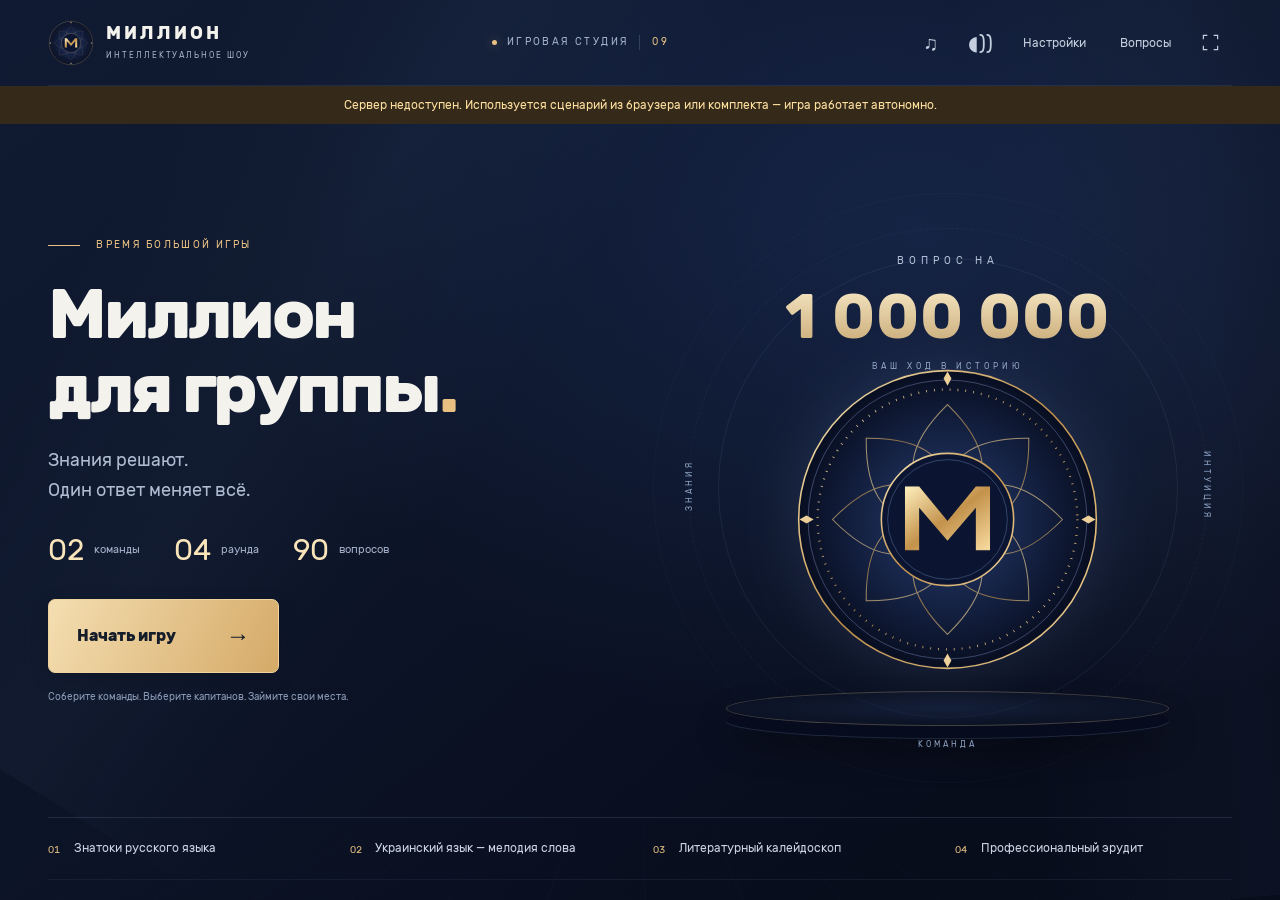
<file: index.html>
<!doctype html><html lang="ru"><head><meta charset="utf-8"><meta name="viewport" content="width=device-width, initial-scale=1"><meta http-equiv="refresh" content="0;url=./public/million/"><title>Миллион для группы — Studio V9</title></head><body><p><a href="./public/million/">Открыть «Миллион для группы»</a></p></body></html>
</file>
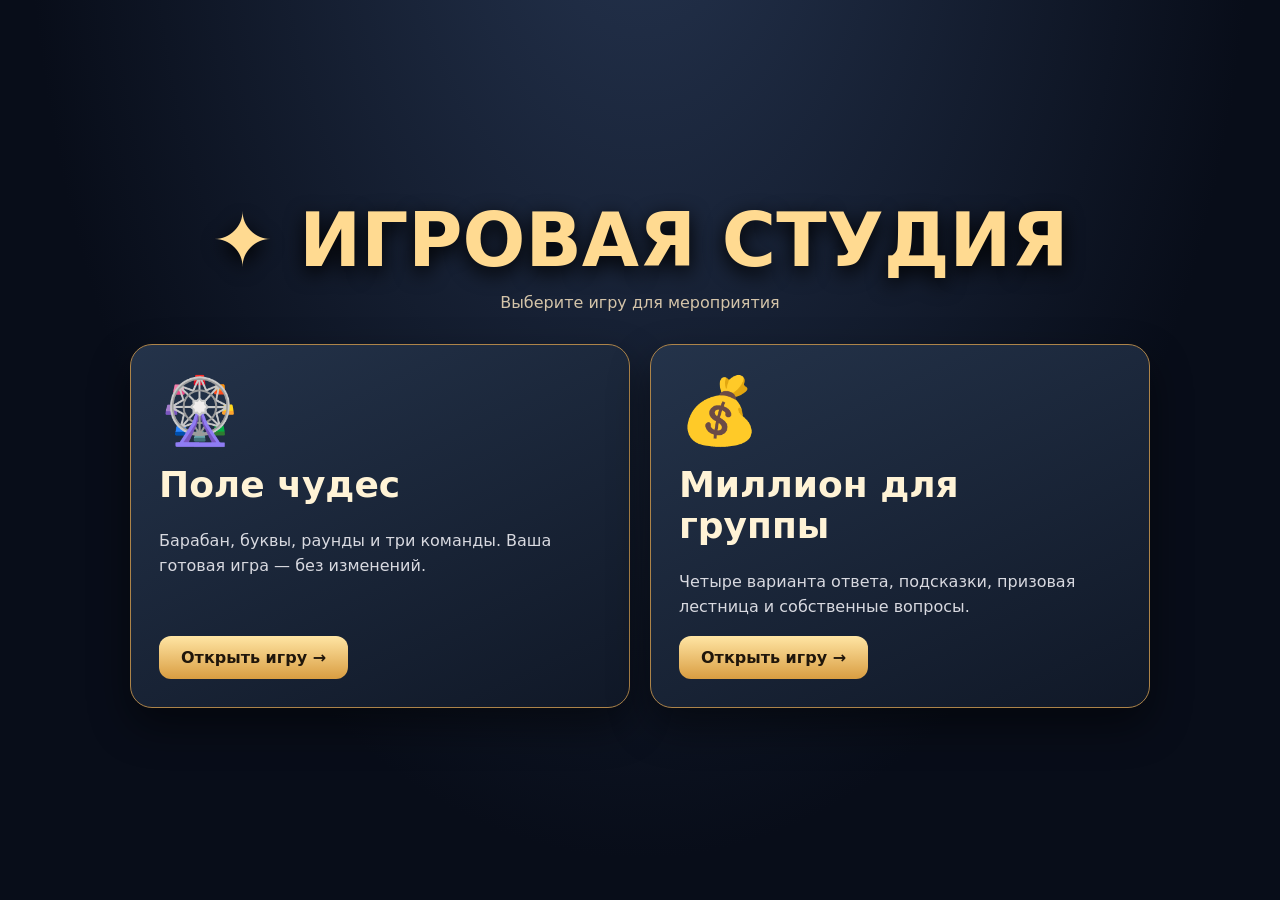
<file: public/index.html>
<!doctype html><html lang="ru"><head><meta charset="utf-8"><meta name="viewport" content="width=device-width,initial-scale=1"><title>Игровая студия · Техникум</title><style>*{box-sizing:border-box}body{margin:0;min-height:100svh;background:radial-gradient(ellipse at 50% -20%,#25344f,#080d19 68%);color:#fff3d6;font-family:system-ui,'Segoe UI',sans-serif;display:grid;place-items:center;padding:25px}main{max-width:1020px;width:100%}h1{font-size:clamp(35px,7vw,74px);margin:5px 0 10px;text-align:center;color:#ffda91;text-shadow:0 6px 20px #000}.sub{text-align:center;color:#d4c4a9;margin:0 0 32px}.cards{display:grid;grid-template-columns:repeat(2,minmax(0,1fr));gap:20px}.card{background:linear-gradient(155deg,#24334a,#101827);border:1px solid #ad8449;border-radius:22px;min-height:310px;padding:28px;display:flex;flex-direction:column;box-shadow:0 18px 40px #0007;text-decoration:none;color:inherit;transition:transform .2s,border-color .2s}.card:hover{transform:translateY(-4px);border-color:#ffe2a0}.emoji{font-size:65px}.card h2{font-size:clamp(23px,3vw,36px);margin:15px 0 8px}.card p{line-height:1.55;color:#d8d9e0;flex:1}.go{display:inline-block;align-self:flex-start;background:linear-gradient(#ffe5a4,#d99d41);padding:12px 22px;border-radius:12px;color:#20160b;font-weight:800}@media(max-width:620px){.cards{grid-template-columns:1fr}.card{min-height:245px;padding:23px}}</style></head><body><main><h1>✦ ИГРОВАЯ СТУДИЯ</h1><p class="sub">Выберите игру для мероприятия</p><div class="cards"><a class="card" href="/pole-chudes/"><div class="emoji">🎡</div><h2>Поле чудес</h2><p>Барабан, буквы, раунды и три команды. Ваша готовая игра — без изменений.</p><span class="go">Открыть игру →</span></a><a class="card" href="/million/"><div class="emoji">💰</div><h2>Миллион для группы</h2><p>Четыре варианта ответа, подсказки, призовая лестница и собственные вопросы.</p><span class="go">Открыть игру →</span></a></div></main></body></html>
</file>
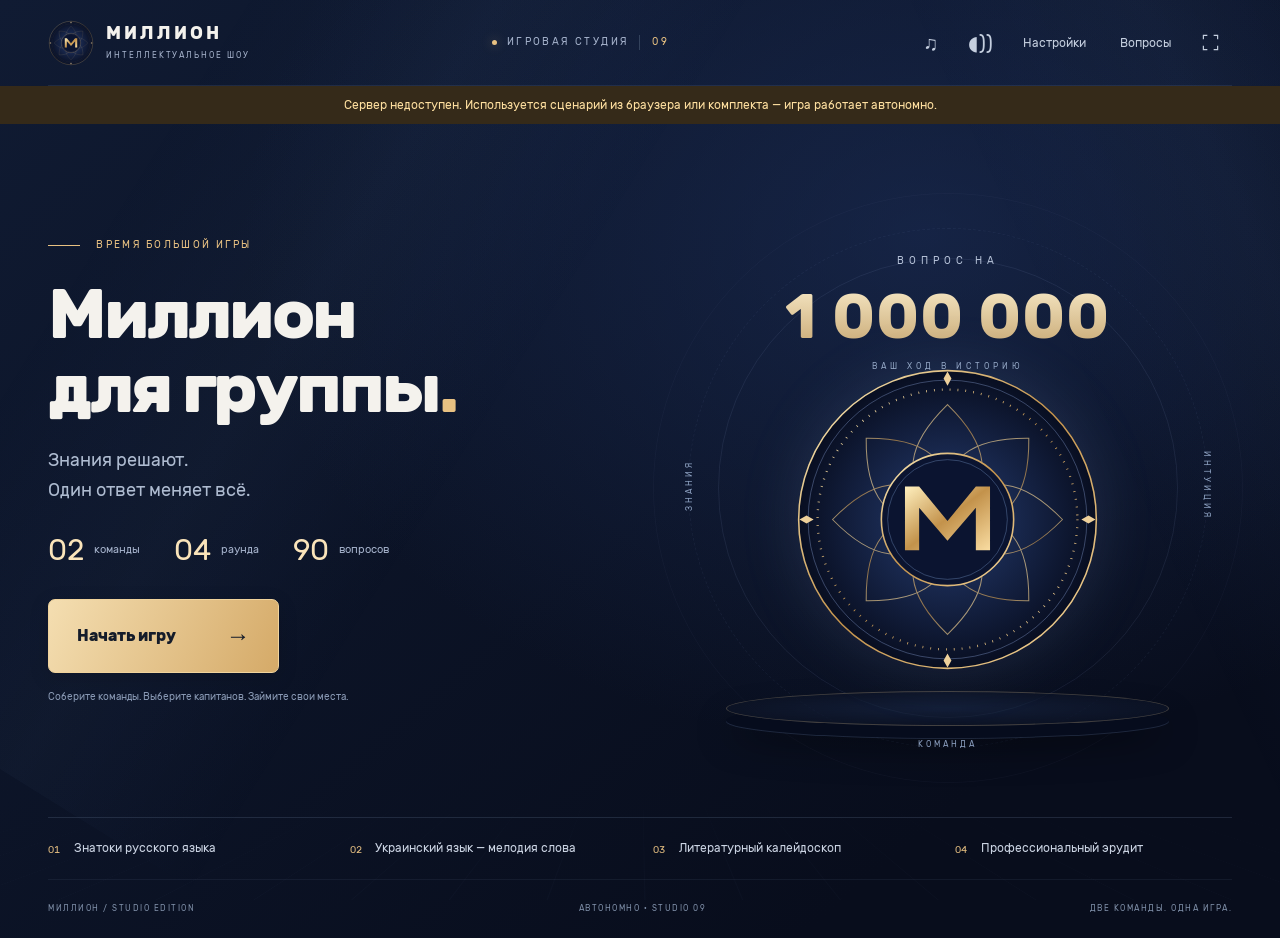
<file: public/million/index.html>
<!doctype html><html lang="ru"><head><meta name="million-api-base" content="https://dirli-server.tail41d437.ts.net/site3">
<meta charset="utf-8"><meta name="viewport" content="width=device-width,initial-scale=1"><meta name="theme-color" content="#080e21"><title>Миллион — игровая студия</title>
<link rel="icon" href="./emblem.svg" type="image/svg+xml"><link rel="stylesheet" href="./studio.css"><script type="module" src="./app.js"></script></head><body>
<div class="studio-lights" aria-hidden="true"><i></i><i></i><div class="floor-grid"></div></div>
<header class="topbar"><a class="brand" href="./" aria-label="Все игры"><img src="./emblem.svg" alt=""><span>МИЛЛИОН<small>ИНТЕЛЛЕКТУАЛЬНОЕ ШОУ</small></span></a><span class="studio-tag"><i></i> ИГРОВАЯ СТУДИЯ <b>09</b></span><nav aria-label="Управление"><button class="icon-button" id="musicButton" title="Музыка / пауза" aria-label="Музыка / пауза">♫</button><button class="icon-button" id="muteButton" title="Весь звук · S" aria-label="Отключить звук">◖))</button><button class="nav-button" id="settingsButton">Настройки</button><button class="nav-button" id="editorButton">Вопросы</button><button class="icon-button" id="fullscreenButton" title="Полный экран · F" aria-label="Полный экран"><svg viewBox="0 0 24 24" aria-hidden="true"><path d="M8 3H3v5m13-5h5v5M3 16v5h5m13-5v5h-5"/></svg></button></nav></header>
<div id="statusBanner" class="status-banner" role="status" hidden></div><main>
<section id="intro" class="intro screen"><div class="intro-copy"><div class="eyebrow"><span class="line"></span> ВРЕМЯ БОЛЬШОЙ ИГРЫ</div><h1 id="introTitle">Миллион<br>для группы<span class="gold-dot">.</span></h1><p class="intro-lead">Знания решают.<br>Один ответ меняет всё.</p><div class="intro-facts"><div><strong>02</strong><span>команды</span></div><div><strong id="roundCount">04</strong><span>раунда</span></div><div><strong id="questionCount">90</strong><span>вопросов</span></div></div><div class="intro-actions"><button id="startButton" class="primary big" disabled>Начать игру <span>→</span></button><button id="resumeButton" class="secondary" hidden>Продолжить игру ↗</button></div><p class="intro-caption" id="introCaption">Соберите команды. Выберите капитанов. Займите свои места.</p></div><div class="intro-art" aria-hidden="true"><div class="orbit orbit-one"></div><div class="orbit orbit-two"></div><div class="orbit orbit-three"></div><div class="art-kicker">ВОПРОС НА</div><div class="million-amount">1 000 000</div><div class="art-sub">ВАШ ХОД В ИСТОРИЮ</div><img class="hero-emblem" src="./emblem.svg" alt=""><div class="stage-plinth"></div><div class="art-coordinate c-one">ЗНАНИЯ</div><div class="art-coordinate c-two">ИНТУИЦИЯ</div><div class="art-coordinate c-three">КОМАНДА</div></div><div class="round-program" id="roundProgram" aria-label="Программа игры"></div></section>
<section id="play" class="screen play" hidden><div class="game-heading"><div><div class="eyebrow" id="roundNumber">РАУНД 01 / 04</div><h2 id="roundName"></h2></div><button class="text-button" id="pauseButton">Ⅱ Пауза</button></div><div class="game-layout"><div class="arena"><div class="teams" id="teams"></div><div class="question-meta"><span id="turnLabel"></span><span id="questionPosition"></span></div><div class="question-shell"><div class="question-content"><span class="question-overline">ВОПРОС ЗНАТОКАМ</span><h3 id="question"></h3></div><span class="edge left-edge"></span><span class="edge right-edge"></span></div><div class="answers" id="answers"></div><div class="verdict" id="verdict" aria-live="polite"></div><div class="control-deck"><div class="lifelines"><span class="deck-label">ПОДСКАЗКИ КОМАНДЫ</span><div><button class="lifeline" id="fiftyButton"><b>50:50</b><span>Два варианта</span></button><button class="lifeline" id="audienceButton"><b class="audience-icon">♙♙♙</b><span>Помощь зала</span></button></div></div><button id="confirmButton" class="primary" disabled>Это окончательный ответ</button><button id="revealButton" class="primary" hidden>Показать ответ →</button><button id="nextButton" class="primary" hidden>Следующий вопрос →</button></div><div class="game-footer"><span><kbd>1–4</kbd> вариант <kbd>Enter</kbd> подтвердить / дальше</span><span id="saveStatus">Ход игры сохраняется</span></div></div><aside class="ladder-panel" aria-label="Призовая лестница"><div class="ladder-top"><span class="eyebrow">ПУТЬ К МИЛЛИОНУ</span><h3 id="ladderTeam"></h3><span id="ladderProgress"></span></div><ol id="ladder" class="ladder"></ol><p class="ladder-note">Лестница текущего раунда.<br>Ошибки не добавляют ступеней.</p></aside></div></section>
<section id="results" class="screen results" hidden><div class="result-crown" aria-hidden="true">♛</div><div class="eyebrow">ФИНАЛЬНЫЙ АККОРД</div><h1 id="winnerTitle"></h1><p id="resultSubtitle"></p><div id="resultCards" class="result-cards"></div><div class="result-table-wrap"><table id="resultTable"></table></div><div class="result-actions"><button id="resultHome" class="primary">В студию →</button><button id="downloadResults" class="secondary">Сохранить результаты</button></div></section></main>
<footer class="studio-footer"><span>МИЛЛИОН / STUDIO EDITION</span><span id="connectionLabel">ПОДГОТОВКА СТУДИИ…</span><span>ДВЕ КОМАНДЫ. ОДНА ИГРА.</span></footer>
<dialog id="settingsDialog" class="modal wide-modal"><div class="modal-header"><div><span class="eyebrow">ПУЛЬТ ВЕДУЩЕГО</span><h2>Настройки студии</h2></div><button class="close-button" data-close aria-label="Закрыть">×</button></div><div class="tabs" role="tablist"><button role="tab" aria-selected="true" data-tab="soundTab">Звук</button><button role="tab" aria-selected="false" data-tab="lookTab">Вид и темп</button><button role="tab" aria-selected="false" data-tab="transferTab">Перенос</button></div>
<div id="soundTab" class="tab-content" role="tabpanel"><div class="slider-row"><label for="musicVolume">Громкость музыки <output id="musicVolumeValue"></output></label><input type="range" id="musicVolume" min="0" max="100"></div><div class="slider-row"><label for="effectsVolume">Громкость эффектов <output id="effectsVolumeValue"></output></label><input type="range" id="effectsVolume" min="0" max="100"></div><p class="muted small-copy">В комплекте — оригинальная музыка этой игры. Для звуков настоящего шоу назначьте свои аудиофайлы нужным событиям. <a href="https://www.madisongaterecords.com/who-wants-be-millionaire-original-television-series-soundtrack" target="_blank" rel="noopener">Официальный саундтрек ↗</a></p><div id="audioCues" class="audio-cues"></div><input id="audioFile" type="file" accept="audio/*,.mp3,.wav,.ogg,.m4a" hidden></div>
<div id="lookTab" class="tab-content" role="tabpanel" hidden><label class="field">Название первой команды<input id="teamOne" maxlength="40"></label><label class="field">Название второй команды<input id="teamTwo" maxlength="40"></label><label class="field">Пауза перед раскрытием ответа<select id="revealDelay"><option value="0">Вручную — раскрывает ведущий</option><option value="2">2 секунды — быстрый темп</option><option value="4">4 секунды — студийный темп</option><option value="7">7 секунд — больше интриги</option></select></label><label class="toggle-row"><span><strong>Свет и анимация</strong><small>Отключите для слабого компьютера или спокойной картинки.</small></span><input type="checkbox" id="motionToggle"></label><label class="toggle-row"><span><strong>Контраст для проектора</strong><small>Ярче текст и границы вариантов ответа.</small></span><input type="checkbox" id="contrastToggle"></label><div class="shortcut-card"><h3>Управление с клавиатуры</h3><p><kbd>1–4</kbd> Выбрать ответ &nbsp; <kbd>Enter</kbd> Подтвердить / следующий</p><p><kbd>R</kbd> Раскрыть принятый ответ &nbsp; <kbd>Esc</kbd> Пауза</p><p><kbd>S</kbd> Весь звук &nbsp; <kbd>F</kbd> Полный экран</p></div></div>
<div id="transferTab" class="tab-content" role="tabpanel" hidden><div class="transfer-card"><span class="transfer-icon">↗</span><h3>Вся студия в одном файле</h3><p>Вопросы, названия команд, ход игры, настройки и загруженные звуки. Экспортируйте комплект, перенесите на Linux и импортируйте здесь.</p><div class="button-row"><button class="primary" id="exportPack">Скачать комплект</button><button class="secondary" id="importPack">Загрузить комплект</button></div><input type="file" id="packFile" accept=".millionpack,application/json" hidden></div><p class="muted small-copy">В автономной версии достаточно перенести всю папку игры вместе с папкой <code>data</code>. Запуск: <code>bash START-LINUX.sh</code>. Нужны Python 3 и браузер, интернет не нужен.</p></div></dialog>
<dialog id="editorDialog" class="modal editor-modal"><div class="modal-header"><div><span class="eyebrow">СЦЕНАРИЙ ВЕЧЕРА</span><h2>Редактор вопросов</h2></div><button class="close-button" data-close aria-label="Закрыть">×</button></div><div class="editor-title"><label class="field">Название игры<input id="gameTitle" maxlength="100"></label><div class="button-row"><button class="secondary" id="loadScenario">Исходные 90</button><button class="secondary" id="exportQuestions">Экспорт JSON</button><button class="secondary" id="importQuestions">Импорт JSON</button><input id="questionsFile" type="file" accept=".json,application/json" hidden></div></div><div class="editor-grid"><div class="question-browser"><input id="questionSearch" type="search" placeholder="Найти вопрос…" aria-label="Поиск вопроса"><div id="questionList"></div><button class="secondary" id="addQuestion">+ Добавить вопрос</button></div><div id="questionForm" class="question-form"></div></div><div class="editor-bottom"><span class="muted small-copy">Проверьте ключи ответов перед мероприятием. Сохранение сценария начинает новую игру.</span><button class="primary" id="saveQuestions">Сохранить сценарий</button></div></dialog>
<dialog id="pauseDialog" class="modal pause-modal"><div class="modal-header"><span class="eyebrow">СТУДИЯ НА ПАУЗЕ</span><button class="close-button" data-close aria-label="Продолжить">×</button></div><h2>Небольшой антракт</h2><p>Ход игры сохранён. Музыка и отсчёт приостановлены.</p><button class="primary" id="continueButton">Продолжить →</button><button class="secondary" id="homeButton">Вернуться в студию</button></dialog>
<dialog id="audienceDialog" class="modal audience-modal"><div class="modal-header"><span class="eyebrow">ПОДСКАЗКА ИСПОЛЬЗОВАНА</span><button class="close-button" data-close aria-label="Закрыть">×</button></div><div class="audience-symbol">♙♙♙</div><h2>Зал, ваше слово!</h2><p id="audienceText"></p><p class="muted">Проголосуйте поднятием рук или обсудите варианты. Окончательное решение остаётся за командой.</p><button class="primary" id="audienceDone">Вернуться к вопросу →</button></dialog>
<dialog id="confirmDialog" class="modal confirm-modal"><div class="modal-header"><span class="eyebrow">ПОДТВЕРЖДЕНИЕ</span></div><h2 id="confirmTitle"></h2><p id="confirmText"></p><div class="button-row"><button id="confirmNo" class="secondary">Отмена</button><button id="confirmYes" class="primary">Продолжить</button></div></dialog>
<div class="transition" id="transition" aria-hidden="true" hidden><span id="transitionOverline"></span><strong id="transitionTitle"></strong><i></i></div><div id="confetti" class="confetti" aria-hidden="true"></div><div id="toast" class="toast" role="status" popover="manual" hidden></div><noscript><p class="status-banner">Для игры включите JavaScript в браузере.</p></noscript></body></html>
</file>
<file: public/million/studio.css>
@font-face{font-family:Rubik;src:url('./fonts/Rubik-Regular.woff') format('woff');font-weight:400;font-display:swap}@font-face{font-family:Rubik;src:url('./fonts/Rubik-Bold.woff') format('woff');font-weight:600 900;font-display:swap}
:root{color-scheme:dark;--bg:#080e21;--gold:#e8c182;--gold2:#fae4ba;--text:#f4f2ed;--muted:#a5b2cb;--line:#33425c;--cyan:#80d8db}*{box-sizing:border-box}html{background:var(--bg);scroll-behavior:smooth}body{margin:0;color:var(--text);font:15px/1.5 Rubik,'Segoe UI',Arial,sans-serif;min-height:100svh;background:radial-gradient(ellipse at 72% 25%,#20356580,transparent 52%),linear-gradient(140deg,#101b33,#080d1c 80%);overflow-x:hidden}[hidden]{display:none!important}button,input,select,textarea{font:inherit}button{color:inherit;cursor:pointer;touch-action:manipulation}button:disabled{cursor:default;opacity:.38}button,a{transition:background .18s,border-color .18s,transform .18s,color .18s}button:focus-visible,a:focus-visible,input:focus-visible,textarea:focus-visible,select:focus-visible{outline:2px solid var(--cyan);outline-offset:4px}a{color:var(--gold);text-decoration:none}a:hover{text-decoration:underline}::selection{background:#cda56b;color:#080e21}h1,h2,h3,p{margin-top:0}h1,h2,h3{line-height:1.16}code,kbd{font:12px/1.5 monospace}kbd{border:1px solid var(--line);border-radius:4px;padding:2px 5px;color:#dce5f7;background:#14213a}input,textarea,select{background:#090f21;border:1px solid #45516a;border-radius:7px;color:var(--text);padding:10px 12px;max-width:100%}input[type=range]{padding:0;accent-color:var(--gold)}input[type=checkbox],input[type=radio]{accent-color:var(--gold);width:20px;height:20px;flex-shrink:0}label{cursor:pointer}
.studio-lights{position:fixed;inset:0;z-index:0;overflow:hidden;pointer-events:none}.studio-lights>i{position:absolute;top:-80%;height:180%;width:35%;background:linear-gradient(90deg,transparent,#97bdff08,transparent);transform:rotate(32deg);left:17%;animation:beam 24s ease-in-out infinite alternate}.studio-lights>i:nth-child(2){left:75%;transform:rotate(-25deg);animation-delay:-12s}.floor-grid{position:absolute;bottom:-190px;left:-20%;width:140%;height:420px;transform:perspective(330px) rotateX(55deg);background:linear-gradient(#7e9cc815 1px,transparent 1px),linear-gradient(90deg,#7e9cc815 1px,transparent 1px);background-size:90px 65px;mask-image:linear-gradient(transparent,#0008)}.topbar,main,.studio-footer{position:relative;z-index:1}.topbar{height:86px;margin:0 auto;width:calc(100% - 96px);max-width:1680px;border-bottom:1px solid #64789430;display:flex;align-items:center;justify-content:space-between;gap:24px}.brand{display:flex;align-items:center;gap:12px;color:var(--text);font-weight:700;font-size:18px;letter-spacing:3px;line-height:1.1}.brand:hover{text-decoration:none}.brand img{width:46px;height:46px}.brand small{display:block;font-size:8px;font-weight:400;letter-spacing:2px;color:var(--muted);margin-top:8px}.studio-tag{font-size:10px;letter-spacing:2.4px;color:var(--muted);display:flex;align-items:center;gap:10px}.studio-tag i{width:5px;height:5px;border-radius:50%;background:var(--gold);box-shadow:0 0 12px #e8c18277}.studio-tag b{border-left:1px solid var(--line);padding-left:12px;color:var(--gold);font-weight:400}.topbar nav{display:flex;gap:8px;align-items:center}.icon-button,.nav-button{background:transparent;border:1px solid transparent;min-height:40px;border-radius:6px;padding:9px 12px;font-size:12px;color:#c5cfdf}.icon-button{font-size:20px;min-width:40px;padding:4px 8px}.icon-button:hover,.nav-button:hover{background:#ffffff08;border-color:var(--line);color:#fff}.icon-button.active{color:var(--gold);border-color:#e8c18244}.icon-button.muted{color:#75849d}.eyebrow{font-size:10px;letter-spacing:2.3px;color:var(--gold);font-weight:400}.line{display:inline-block;width:32px;height:1px;background:var(--gold);vertical-align:middle;margin-right:12px}.primary,.secondary{border-radius:7px;min-height:46px;padding:12px 20px;display:inline-flex;align-items:center;justify-content:center;gap:20px;font-size:13px;font-weight:600;border:1px solid var(--line)}.primary{color:#151c2a;background:linear-gradient(115deg,#f4deb1,#d5aa68);border-color:#f0d39c;box-shadow:0 5px 20px #0002}.primary:hover:not(:disabled){background:#ffe8bd;box-shadow:0 6px 24px #d9ad5c28;transform:translateY(-1px)}.secondary{background:#ffffff04;color:#d6dfef}.secondary:hover:not(:disabled){background:#ffffff0c;border-color:#78869f}.big{font-size:16px;padding:18px 28px;min-height:60px;min-width:230px}.big span{font-size:24px;margin-left:30px}.text-button{border:0;background:transparent;color:var(--muted);padding:8px;font-size:12px}.text-button:hover{color:var(--gold)}.muted{color:var(--muted)}.small-copy{font-size:12px;line-height:1.7}.button-row{display:flex;gap:9px;flex-wrap:wrap}
main{width:calc(100% - 96px);max-width:1584px;margin:0 auto}.intro{min-height:calc(100svh - 144px);display:grid;grid-template-columns:1.03fr 1fr;grid-template-rows:1fr auto;gap:0 30px;align-items:center;padding-top:35px}.intro-copy{padding:20px 0 35px;z-index:2}.intro h1{font-size:clamp(48px,5.5vw,86px);letter-spacing:-3px;margin:24px 0 20px;max-width:650px;text-wrap:balance;line-height:1.06;font-weight:700}.gold-dot{color:var(--gold)}.intro-lead{color:#aebbd0;font-size:18px;line-height:1.65}.intro-facts{display:flex;gap:34px;margin:27px 0 31px}.intro-facts>div{display:flex;align-items:center;gap:10px}.intro-facts strong{font-size:30px;font-weight:400;color:var(--gold2);line-height:1.2}.intro-facts span{font-size:11px;color:var(--muted)}.intro-actions{display:flex;gap:12px;flex-wrap:wrap}.intro-caption{font-size:10px;color:#8a9ab5;margin:17px 0 0;max-width:450px}.intro-art{position:relative;height:510px;display:flex;align-items:center;justify-content:center;flex-direction:column;isolation:isolate}.hero-emblem{width:315px;height:315px;position:absolute;top:138px;z-index:1;filter:drop-shadow(0 0 28px #83a9e126);animation:float 10s ease-in-out infinite}.art-kicker{position:absolute;top:30px;font-size:10px;letter-spacing:5px;color:#b7c3d9}.million-amount{position:absolute;top:49px;font-size:clamp(45px,4.9vw,76px);font-weight:600;letter-spacing:1px;background:linear-gradient(#fff4d5,#bf9c64);background-clip:text;color:transparent;line-height:1.4;white-space:nowrap}.art-sub{position:absolute;top:137px;font-size:8px;letter-spacing:4px;color:#94a7c5;z-index:2}.orbit{position:absolute;width:460px;height:460px;top:34px;border-radius:50%;border:1px solid #8ea5d21c;z-index:-1}.orbit-two{width:520px;height:520px;top:4px;border-style:dashed;opacity:.7;animation:spin 160s linear infinite}.orbit-three{width:590px;height:590px;top:-31px;border-color:#a6b9da0a}.stage-plinth{position:absolute;bottom:8px;width:78%;height:35px;border-radius:50%;border:1px solid #c6b0854a;background:radial-gradient(ellipse,#21345a66,#090e1d);box-shadow:0 12px 0 #060c1d,0 13px 0 #7a95ca33,0 22px 35px #0006}.art-coordinate{font-size:8px;letter-spacing:3px;position:absolute;color:#8ca0c0}.c-one{left:0;top:255px;transform:rotate(-90deg)}.c-two{right:-8px;top:255px;transform:rotate(90deg)}.c-three{bottom:-17px;left:50%;transform:translateX(-50%)}.round-program{grid-column:1/-1;display:grid;grid-template-columns:repeat(4,1fr);border-top:1px solid #64789440;border-bottom:1px solid #64789422;margin:18px 0 0;padding:21px 0;gap:25px}.program-item{display:flex;align-items:flex-start;gap:14px;min-width:0}.program-item span{font-size:10px;color:var(--gold);padding-top:4px;font-variant-numeric:tabular-nums}.program-item strong{font-size:12px;font-weight:400;line-height:1.6;color:#cbd4e3}.studio-footer{display:flex;justify-content:space-between;gap:16px;max-width:1680px;width:calc(100% - 96px);margin:0 auto;min-height:58px;align-items:center;font-size:8px;letter-spacing:1.5px;color:#7f8fa8}.status-banner{position:relative;background:#352a19;color:#ffe0a0;padding:10px 24px;text-align:center;font-size:12px;z-index:3}
.play{padding-top:28px;padding-bottom:10px}.game-heading{display:flex;align-items:center;justify-content:space-between;gap:20px;margin-bottom:21px}.game-heading h2{font-size:22px;letter-spacing:-.4px;margin:7px 0 0}.game-layout{display:grid;grid-template-columns:minmax(0,1fr) 244px;gap:30px}.arena{min-width:0}.teams{display:grid;grid-template-columns:repeat(2,1fr);gap:12px}.team-card{padding:14px 18px;border:1px solid #45516b69;background:#0e182b80;display:grid;grid-template-columns:1fr auto;grid-template-rows:auto auto;column-gap:12px;border-radius:8px;position:relative}.team-card.active{background:linear-gradient(110deg,#263650,#1a263b);border-color:#dcb67499}.team-card.active:before{content:'';position:absolute;left:-1px;top:22%;bottom:22%;width:3px;background:var(--gold);border-radius:2px;box-shadow:0 0 12px #e8c18255}.team-name{font-size:15px;overflow-wrap:anywhere}.team-sub{font-size:9px;color:var(--muted);letter-spacing:1px;margin-top:4px}.team-points{grid-column:2;grid-row:1/3;font-size:32px;line-height:1.4;align-self:center;font-variant-numeric:tabular-nums;color:var(--gold2)}.team-card:not(.active) .team-points{color:#a9b6ce}.hint-dots{color:var(--gold);font-size:9px;letter-spacing:.5px}.spent{opacity:.3;text-decoration:line-through}.question-meta{display:flex;justify-content:space-between;margin:25px 4px 12px;font-size:10px;letter-spacing:1.3px;color:var(--muted);gap:15px}.question-meta span:first-child{color:var(--gold)}.question-shell{position:relative;min-height:180px;display:grid;place-items:center;padding:25px 40px;background:linear-gradient(100deg,#15223b,#1f3154 50%,#14213a);border-top:1px solid #d9c18a88;border-bottom:1px solid #d9c18a88;clip-path:polygon(22px 0,calc(100% - 22px) 0,100% 50%,calc(100% - 22px) 100%,22px 100%,0 50%)}.question-content{text-align:center;min-width:0}.question-overline{display:block;letter-spacing:3px;color:#97abc8;font-size:8px;margin-bottom:14px}.question-shell h3{font-size:clamp(21px,2vw,31px);line-height:1.35;font-weight:600;margin:0;text-wrap:balance;overflow-wrap:anywhere}.edge{position:absolute;top:50%;height:5px;width:5px;background:var(--gold);transform:rotate(45deg)}.left-edge{left:11px}.right-edge{right:11px}.answers{display:grid;grid-template-columns:1fr 1fr;gap:12px;margin-top:19px}.answer{position:relative;min-height:69px;padding:15px 22px;background:linear-gradient(100deg,#101c33,#1c2a46);border:1px solid #52617a;color:var(--text);display:flex;text-align:left;align-items:center;gap:15px;border-radius:5px;isolation:isolate}.answer:before{content:'';height:7px;width:7px;flex-shrink:0;border:1px solid #c0a878;transform:rotate(45deg)}.answer-letter{font-size:18px;font-weight:600;color:var(--gold)}.answer-text{font-size:16px;line-height:1.4;overflow-wrap:anywhere}.answer:hover:not(:disabled){border-color:var(--gold);background:#263c5f;transform:translateY(-1px)}.answer:disabled{opacity:1;cursor:default}.answer.removed{opacity:.2;border-style:dashed}.answer.removed .answer-text{visibility:hidden}.answer.selected{background:linear-gradient(100deg,#cca261,#efd5a1);border-color:#fff0c9;color:#162039;box-shadow:0 0 25px #e4b36418}.answer.selected .answer-letter{color:#14203a}.answer.selected:before{border-color:#263a58}.answer.locked{animation:accepted .9s ease-in-out infinite alternate}.answer.correct{background:linear-gradient(100deg,#164d43,#1e6b53);border-color:#75dbad;box-shadow:0 0 25px #73dfb21a}.answer.correct .answer-letter{color:#9ce7c4}.answer.correct:after{content:'✓';color:#b5f2d2;margin-left:auto;font-size:22px}.answer.wrong{background:#482433;border-color:#d4808c}.answer.wrong:after{content:'×';color:#ffc2c2;margin-left:auto;font-size:22px}.verdict{min-height:48px;display:flex;align-items:center;justify-content:center;text-align:center;color:#b4c3db;font-size:13px;line-height:1.4;padding:10px}.verdict.success{color:#96e9be}.verdict.failure{color:#f7b4b8}.verdict.thinking{color:var(--gold)}.thinking-dot{display:inline-block;width:5px;height:5px;margin-right:10px;background:var(--gold);border-radius:50%;animation:accepted .6s infinite alternate}.control-deck{border-top:1px solid #61729233;padding-top:16px;display:flex;justify-content:space-between;align-items:center;gap:15px}.deck-label{color:#8fa1bc;letter-spacing:1.4px;font-size:8px;display:block;margin-bottom:8px}.lifelines>div{display:flex;gap:8px}.lifeline{border:1px solid #465674;border-radius:6px;background:#15223c;display:flex;align-items:center;gap:9px;min-height:42px;padding:8px 12px;font-size:10px}.lifeline b{color:var(--gold);font-size:15px;font-weight:600}.lifeline:hover:not(:disabled){border-color:var(--gold);background:#263654}.lifeline:disabled{opacity:.3}.lifeline span{color:#bdcce0}.game-footer{display:flex;justify-content:space-between;font-size:9px;color:#8b9bb4;gap:14px;padding-top:16px}.ladder-panel{border:1px solid #495a754d;border-radius:9px;background:linear-gradient(160deg,#17244088,#0b142a88);padding:19px 16px;display:flex;flex-direction:column;min-width:0}.ladder-top{margin-bottom:16px;text-align:center}.ladder-top .eyebrow{font-size:8px;letter-spacing:1.9px}.ladder-top h3{font-size:14px;font-weight:400;margin:10px 0 5px;overflow-wrap:anywhere}.ladder-top>span:last-child{font-size:10px;color:#9aaccc}.ladder{list-style:none;padding:0;margin:0;display:flex;flex-direction:column;gap:4px;flex:1;justify-content:center}.ladder li{display:flex;justify-content:space-between;align-items:center;min-height:27px;padding:4px 10px;gap:10px;font-size:12px;color:#aebed6;border-radius:3px;font-variant-numeric:tabular-nums}.ladder li:first-child{font-size:16px;color:var(--gold2);padding-top:10px;padding-bottom:10px;margin-bottom:6px;background:#dcb87509;border:1px solid #e8c18244}.ladder .rung{font-size:9px;color:#7b8eaf}.ladder li.cleared{color:#9de6c8;background:#5eae9320}.ladder li.active{background:linear-gradient(95deg,#cdaa6e,#ead1a1);color:#142139;box-shadow:0 4px 18px #0002}.ladder li.active .rung{color:#20314a}.ladder li.target{outline:1px solid #e8c18233}.ladder-note{font-size:9px;line-height:1.7;text-align:center;color:#8497b6;margin:18px 0 0}
.results{max-width:940px;text-align:center;margin:auto;padding:50px 0}.result-crown{font-size:65px;color:var(--gold);line-height:1;margin-bottom:15px}.results h1{font-size:clamp(32px,4.5vw,65px);letter-spacing:-1px;margin:20px 0 14px;overflow-wrap:anywhere}.results>p{color:var(--muted)}.result-cards{display:grid;grid-template-columns:1fr 1fr;gap:18px;margin:30px auto;max-width:650px}.result-card{border:1px solid var(--line);border-radius:9px;background:#15233c88;padding:24px}.result-card.winner{border-color:#e8c18299;background:linear-gradient(130deg,#463c2a66,#19263c)}.result-card strong{font-size:60px;font-weight:400;display:block;color:var(--gold2);line-height:1.2;margin:12px 0}.result-card span{font-size:11px;color:var(--muted)}.result-table-wrap{max-width:650px;margin:0 auto 30px;overflow-x:auto}table{border-collapse:collapse;width:100%;font-size:12px;text-align:left}th,td{padding:12px 10px;border-bottom:1px solid #5b6c8733}th{font-size:10px;color:var(--gold);font-weight:400}td:not(:first-child),th:not(:first-child){text-align:center}.result-actions{display:flex;gap:12px;justify-content:center}
.modal{color:var(--text);background:linear-gradient(150deg,#1b2941,#0b1428);border:1px solid #61738e;border-radius:14px;box-shadow:0 30px 130px #000b;padding:26px;width:min(520px,calc(100% - 28px));max-height:90svh;overflow:auto}.modal::backdrop{background:#020714d9;backdrop-filter:blur(7px)}.modal-header{display:flex;justify-content:space-between;align-items:flex-start;gap:18px;margin-bottom:22px}.modal-header h2{font-size:27px;letter-spacing:-.6px;margin:10px 0 0}.close-button{border:1px solid var(--line);background:#ffffff05;border-radius:50%;width:33px;height:33px;font-size:23px;display:grid;place-items:center;line-height:1;flex-shrink:0}.close-button:hover{background:#ffffff12}.wide-modal{width:min(760px,calc(100% - 28px))}.tabs{display:flex;border-bottom:1px solid var(--line);margin-bottom:24px;gap:20px}.tabs button{border:0;background:transparent;color:var(--muted);padding:0 2px 12px;font-size:13px;border-bottom:2px solid transparent}.tabs button[aria-selected=true]{color:var(--gold);border-bottom-color:var(--gold)}.slider-row{display:flex;align-items:center;justify-content:space-between;gap:25px;margin-bottom:20px;font-size:13px}.slider-row output{color:var(--gold);display:inline-block;min-width:36px;margin-left:8px}.slider-row input{width:45%}.audio-cues{border-top:1px solid var(--line);margin-top:22px}.audio-row{display:grid;grid-template-columns:34px minmax(0,1fr) auto 28px;align-items:center;gap:12px;padding:13px 0;border-bottom:1px solid #53627d44}.audio-row .preview{width:32px;height:32px;border-radius:50%;border:1px solid #5a6c86;background:#162842;color:var(--gold);font-size:12px}.audio-row strong{display:block;font-size:13px;font-weight:400}.audio-row small{display:block;color:#8fa3c3;font-size:10px;text-overflow:ellipsis;overflow:hidden;white-space:nowrap;max-width:340px}.audio-row .secondary{min-height:32px;padding:5px 10px;font-size:10px}.audio-row .reset-audio{border:0;background:none;color:#8599b8;padding:3px;font-size:19px}.field{display:flex;flex-direction:column;font-size:12px;color:var(--muted);gap:8px;margin-bottom:18px}.field input,.field textarea,.field select{width:100%;color:var(--text)}.toggle-row{display:flex;align-items:center;justify-content:space-between;gap:25px;padding:16px 0;border-bottom:1px solid #52617a44}.toggle-row strong{font-size:13px;font-weight:400;display:block}.toggle-row small{display:block;color:var(--muted);font-size:11px;line-height:1.6;margin-top:5px}.shortcut-card{padding:18px;border:1px solid var(--line);border-radius:8px;margin-top:24px}.shortcut-card h3{font-size:14px;font-weight:400}.shortcut-card p{font-size:11px;color:var(--muted)}.shortcut-card p:last-child{margin:0}.transfer-card{padding:24px;background:#22314b;border:1px solid #4a5d7e;border-radius:10px;margin-bottom:20px}.transfer-icon{display:block;color:var(--gold);font-size:40px;margin-bottom:14px;line-height:1}.transfer-card h3{font-size:23px}.transfer-card p{font-size:13px;color:#b4c3db;line-height:1.8}.pause-modal,.audience-modal{text-align:center;padding:28px}.pause-modal p,.audience-modal p{color:var(--muted);font-size:14px}.pause-modal>.primary,.pause-modal>.secondary{width:100%;margin-top:12px}.audience-symbol{color:var(--gold);font-size:55px;letter-spacing:-7px}.audience-modal h2{font-size:32px;margin-top:12px}.confirm-modal h2{font-size:23px}.confirm-modal p{color:var(--muted);font-size:13px}.confirm-modal .button-row{justify-content:flex-end;margin-top:24px}.editor-modal{width:min(1080px,calc(100% - 28px));height:min(820px,94svh);max-height:94svh;display:flex;flex-direction:column;overflow:hidden}.editor-modal:not([open]){display:none}.editor-title{display:flex;align-items:flex-end;gap:20px;margin-bottom:20px}.editor-title .field{flex:1;margin:0}.editor-title .button-row{align-items:flex-end}.editor-title button{font-size:10px;min-height:40px;padding:9px 12px}.editor-grid{display:grid;grid-template-columns:240px minmax(0,1fr);gap:22px;min-height:0;flex:1}.question-browser{display:flex;flex-direction:column;gap:12px;min-height:0}.question-browser input{width:100%;font-size:12px}#questionList{overflow:auto;flex:1;min-height:70px;display:flex;flex-direction:column;gap:5px}.question-list-item{display:flex;gap:10px;text-align:left;border:1px solid transparent;border-radius:5px;padding:9px 10px;align-items:flex-start;background:none;font-size:10px;line-height:1.6;color:#acbdd8}.question-list-item.active{border-color:#b79560;background:#c5a67615;color:var(--gold2)}.question-list-item b{font-size:10px;color:var(--gold);font-weight:400}.question-list-item span{display:-webkit-box;-webkit-line-clamp:2;-webkit-box-orient:vertical;overflow:hidden}.question-form{overflow:auto;padding-right:8px}.question-form h3{font-size:18px;margin-bottom:15px}.question-form .field{margin-bottom:12px}.question-form textarea{resize:vertical;min-height:90px;font-size:14px}.form-options{display:grid;grid-template-columns:1fr 1fr;gap:12px}.edit-option{display:flex;align-items:center;gap:8px;font-size:12px}.edit-option input[type=text]{width:100%;font-size:12px}.edit-option input[type=radio]{width:17px;height:17px}.option-field span{font-size:10px;color:#acbdd8}.option-field{display:flex;flex-direction:column;gap:6px}.form-metadata{display:grid;grid-template-columns:1fr 1fr;gap:12px;margin-top:18px}.form-metadata select{font-size:12px}.delete-question{color:#f3b0b2;border:1px solid #875b6b;background:#4a273833;border-radius:6px;padding:8px 12px;font-size:11px}.editor-bottom{display:flex;justify-content:space-between;gap:20px;align-items:center;margin-top:20px;padding-top:18px;border-top:1px solid var(--line)}.editor-bottom>span{max-width:430px;font-size:10px}.editor-bottom button{flex-shrink:0}
.transition{position:fixed;inset:0;z-index:30;background:radial-gradient(ellipse,#21365d,#080e21 70%);display:flex;justify-content:center;align-items:center;flex-direction:column;text-align:center;padding:25px;animation:curtain 1.35s ease both;pointer-events:none}.transition>span{font-size:11px;letter-spacing:4px;color:var(--gold);margin-bottom:20px}.transition>strong{font-size:clamp(25px,4.5vw,66px);font-weight:400;max-width:1000px;text-wrap:balance;line-height:1.2}.transition>i{height:1px;width:150px;background:linear-gradient(90deg,transparent,var(--gold),transparent);margin-top:30px}.toast{position:fixed;z-index:100;bottom:25px;left:50%;transform:translateX(-50%);padding:12px 20px;border:1px solid #687992;border-radius:8px;background:#1b2a43;box-shadow:0 10px 45px #0006;max-width:calc(100% - 30px);font-size:13px;text-align:center;pointer-events:none}.confetti{position:fixed;inset:0;pointer-events:none;z-index:7;overflow:hidden}.confetti i{position:absolute;width:5px;height:11px;background:var(--gold);top:-30px;animation:fall 4s linear forwards}.confetti i:nth-child(3n){background:#80c9d2}.confetti i:nth-child(4n){background:#f7edce}
@keyframes beam{to{transform:rotate(12deg);opacity:.6}}@keyframes float{50%{transform:translateY(-7px) rotate(1deg)}}@keyframes spin{to{transform:rotate(360deg)}}@keyframes accepted{to{filter:brightness(1.18)}}@keyframes curtain{0%{opacity:0;transform:scale(1.025)}15%,72%{opacity:1;transform:scale(1)}100%{opacity:0;visibility:hidden}}@keyframes fall{to{transform:translate3d(90px,105vh,0) rotate(540deg)}}body.low-motion *,body.low-motion *:before,body.low-motion *:after{animation:none!important;transition:none!important;scroll-behavior:auto!important}body.low-motion .confetti{display:none}body.low-motion .modal::backdrop{backdrop-filter:none}body.projector{--muted:#c4d0e3;--line:#8794ad}.projector .answer{border-color:#96a5bf}.projector .answer-text{font-size:18px}.projector .question-shell{background:#263d65}.projector .question-shell h3{color:#fff}.projector .game-footer,.projector .ladder-note,.projector .studio-footer{color:#b5c5e0}
@media(min-width:1650px){.intro-art{height:600px}.hero-emblem{width:385px;height:385px;top:155px}.orbit{width:550px;height:550px}.orbit-two{width:610px;height:610px}.orbit-three{width:670px;height:670px}.art-sub{top:145px}.game-layout{grid-template-columns:minmax(0,1fr) 290px}.question-shell{min-height:230px}.answer{min-height:85px}.answer-text{font-size:19px}.ladder li{min-height:34px;font-size:14px}.play{padding-top:40px}.game-heading h2{font-size:28px}.team-card{padding:22px}}
@media(max-height:800px) and (min-width:1000px){.topbar{height:70px}.intro{min-height:calc(100svh - 120px);padding-top:10px}.intro h1{font-size:60px;margin-top:17px}.intro-lead{font-size:16px}.intro-facts{margin:18px 0 22px}.intro-art{height:445px}.hero-emblem{width:270px;height:270px;top:138px}.orbit{width:400px;height:400px;top:27px}.orbit-two{width:460px;height:460px;top:-3px}.orbit-three{width:520px;height:520px;top:-33px}.art-sub{top:128px}.stage-plinth{bottom:7px}.round-program{padding:15px 0;margin-top:12px}.intro-copy{padding-bottom:20px}.studio-footer{min-height:50px}.play{padding-top:18px}.game-heading{margin-bottom:15px}.game-heading h2{font-size:20px}.team-card{padding:11px 16px}.question-meta{margin-top:17px}.question-shell{min-height:150px;padding:20px 30px}.question-shell h3{font-size:24px}.answer{min-height:61px;padding:13px 18px}.answer-text{font-size:15px}.answers{margin-top:15px;gap:10px}.verdict{min-height:44px}.game-footer{padding-top:13px}.ladder li{min-height:25px}.ladder-panel{padding:15px 13px}.ladder-top{margin-bottom:10px}.control-deck{padding-top:12px}}
@media(max-width:1100px){.topbar,main,.studio-footer{width:calc(100% - 48px)}.studio-tag{display:none}.intro h1{font-size:54px}.intro-art{transform:scale(.85);transform-origin:center}.intro-facts{gap:24px}.game-layout{grid-template-columns:minmax(0,1fr) 200px;gap:18px}.lifeline span{display:none}.question-shell h3{font-size:23px}.control-deck>.primary{padding:12px;font-size:11px}.editor-title{flex-wrap:wrap}}
@media(max-width:760px){.topbar,main,.studio-footer{width:calc(100% - 32px)}.topbar{height:73px;gap:12px}.brand{font-size:13px;letter-spacing:2px;gap:7px}.brand img{width:34px;height:34px}.brand small{font-size:6px;letter-spacing:1px}.topbar nav{gap:1px}.nav-button{font-size:10px;padding:7px}.icon-button{min-width:30px;padding:2px 5px;font-size:18px}#musicButton{display:none}.intro{grid-template-columns:1fr;padding-top:20px;gap:0;min-height:0}.intro-copy{padding:12px 0 0;order:1;text-align:center}.intro h1{font-size:46px;letter-spacing:-2px;max-width:100%;margin:22px auto 15px}.intro-lead{font-size:15px}.intro-facts{justify-content:center;gap:25px;margin:22px 0}.intro-facts strong{font-size:25px}.intro-facts span{font-size:10px}.intro-actions{justify-content:center}.intro-caption{margin:15px auto 0}.intro-art{order:0;height:290px;transform:none;overflow:hidden}.hero-emblem{width:190px;height:190px;top:98px}.million-amount{font-size:42px;top:27px}.art-kicker{top:9px;font-size:8px;letter-spacing:4px}.art-sub{top:87px;font-size:6px;letter-spacing:3px}.orbit{width:290px;height:290px;top:7px}.orbit-two{width:340px;height:340px;top:-18px}.orbit-three{display:none}.stage-plinth,.art-coordinate{display:none}.round-program{order:2;grid-template-columns:1fr 1fr;padding:20px 0;margin-top:30px;gap:18px}.program-item strong{font-size:10px}.program-item{gap:9px}.studio-footer{font-size:7px;letter-spacing:1px;padding:18px 0;min-height:52px;gap:12px}.studio-footer>span:last-child{display:none}.game-heading h2{font-size:17px;line-height:1.35}.eyebrow{font-size:8px;letter-spacing:1.7px}.game-layout{grid-template-columns:1fr;gap:20px}.teams{gap:8px}.team-card{padding:10px 12px;column-gap:5px}.team-name{font-size:12px}.team-points{font-size:25px}.team-sub{font-size:7px;letter-spacing:.5px}.hint-dots{font-size:7px}.question-meta{font-size:8px;letter-spacing:.7px;margin-top:18px}.question-shell{min-height:150px;padding:20px 27px}.question-shell h3{font-size:20px}.question-overline{font-size:6px;letter-spacing:2px}.answers{grid-template-columns:1fr;gap:9px;margin-top:14px}.answer{min-height:58px;padding:12px 16px;gap:12px}.answer-text{font-size:15px}.control-deck{align-items:flex-end;gap:12px;flex-wrap:wrap}.control-deck>.primary{flex:1;min-width:150px}.deck-label{font-size:6px;letter-spacing:1px}.lifeline{padding:8px;min-height:44px}.lifeline b{font-size:13px}.game-footer{font-size:7px;gap:5px}.game-footer kbd{font-size:9px}.ladder-panel{padding:17px}.ladder-top{margin-bottom:12px}.ladder{display:grid;grid-template-columns:repeat(3,1fr);gap:6px}.ladder li,.ladder li:first-child{font-size:10px;min-height:35px;margin:0;padding:7px;line-height:1.2}.ladder-top h3{display:inline;margin:0 9px}.ladder-top .eyebrow{display:block;margin-bottom:9px}.ladder-note{margin-top:10px}.modal{padding:21px;max-height:93svh}.modal-header h2{font-size:24px}.audio-row{gap:8px;grid-template-columns:30px minmax(0,1fr) auto 22px}.audio-row strong{font-size:11px}.audio-row small{font-size:9px;max-width:170px}.audio-row .secondary{font-size:9px}.slider-row{font-size:11px;gap:10px}.slider-row input{width:40%}.tabs{gap:20px}.tabs button{font-size:12px}.editor-modal{height:94svh}.editor-grid{grid-template-columns:1fr;display:flex;flex-direction:column;overflow:auto}.question-browser{flex-shrink:0;max-height:170px}.question-browser #questionList{min-height:70px;flex-direction:row;overflow:auto}.question-list-item{width:165px;flex-shrink:0}.question-browser>#addQuestion{min-height:32px;padding:5px;font-size:11px}.question-form{overflow:visible;flex-shrink:0;padding:0}.editor-title{margin-bottom:12px;gap:12px}.editor-title .field{flex-basis:100%}.editor-title button{min-height:30px;padding:6px 9px;font-size:9px}.editor-title .button-row{gap:7px}.editor-bottom{margin-top:12px;padding-top:12px;gap:12px}.editor-bottom>span{font-size:8px}.editor-bottom button{font-size:11px;padding:10px}.form-options{grid-template-columns:1fr}.result-cards{gap:10px}.result-card{padding:16px 10px}.result-card strong{font-size:46px}.result-card>div{font-size:12px}.result-actions{flex-wrap:wrap}.results{padding-top:35px}.result-table-wrap th,.result-table-wrap td{padding:10px 6px;font-size:10px}}
@media(prefers-reduced-motion:reduce){*,*:before,*:after{animation:none!important;transition:none!important;scroll-behavior:auto!important}.confetti{display:none}}

.icon-button svg{width:19px;height:19px;display:block;fill:none;stroke:currentColor;stroke-width:1.5}.toast{margin:0;top:auto;right:auto}.toast:popover-open{display:block}
@media(max-height:800px) and (min-width:1000px){.results{padding:20px 0 22px}.result-crown{font-size:40px;margin-bottom:10px}.results h1{font-size:46px;margin:14px 0 10px}.results>p{font-size:12px;margin-bottom:12px}.result-cards{margin:18px auto;gap:16px}.result-card{padding:15px 20px}.result-card strong{font-size:43px;margin:8px 0}.result-card>div{font-size:13px}.result-card span{font-size:10px}.result-table-wrap{margin-bottom:20px}.results th,.results td{padding:9px 10px;font-size:11px}.results th{font-size:9px}.result-actions .primary,.result-actions .secondary{min-height:41px;padding:9px 17px;font-size:12px}}
</file>
